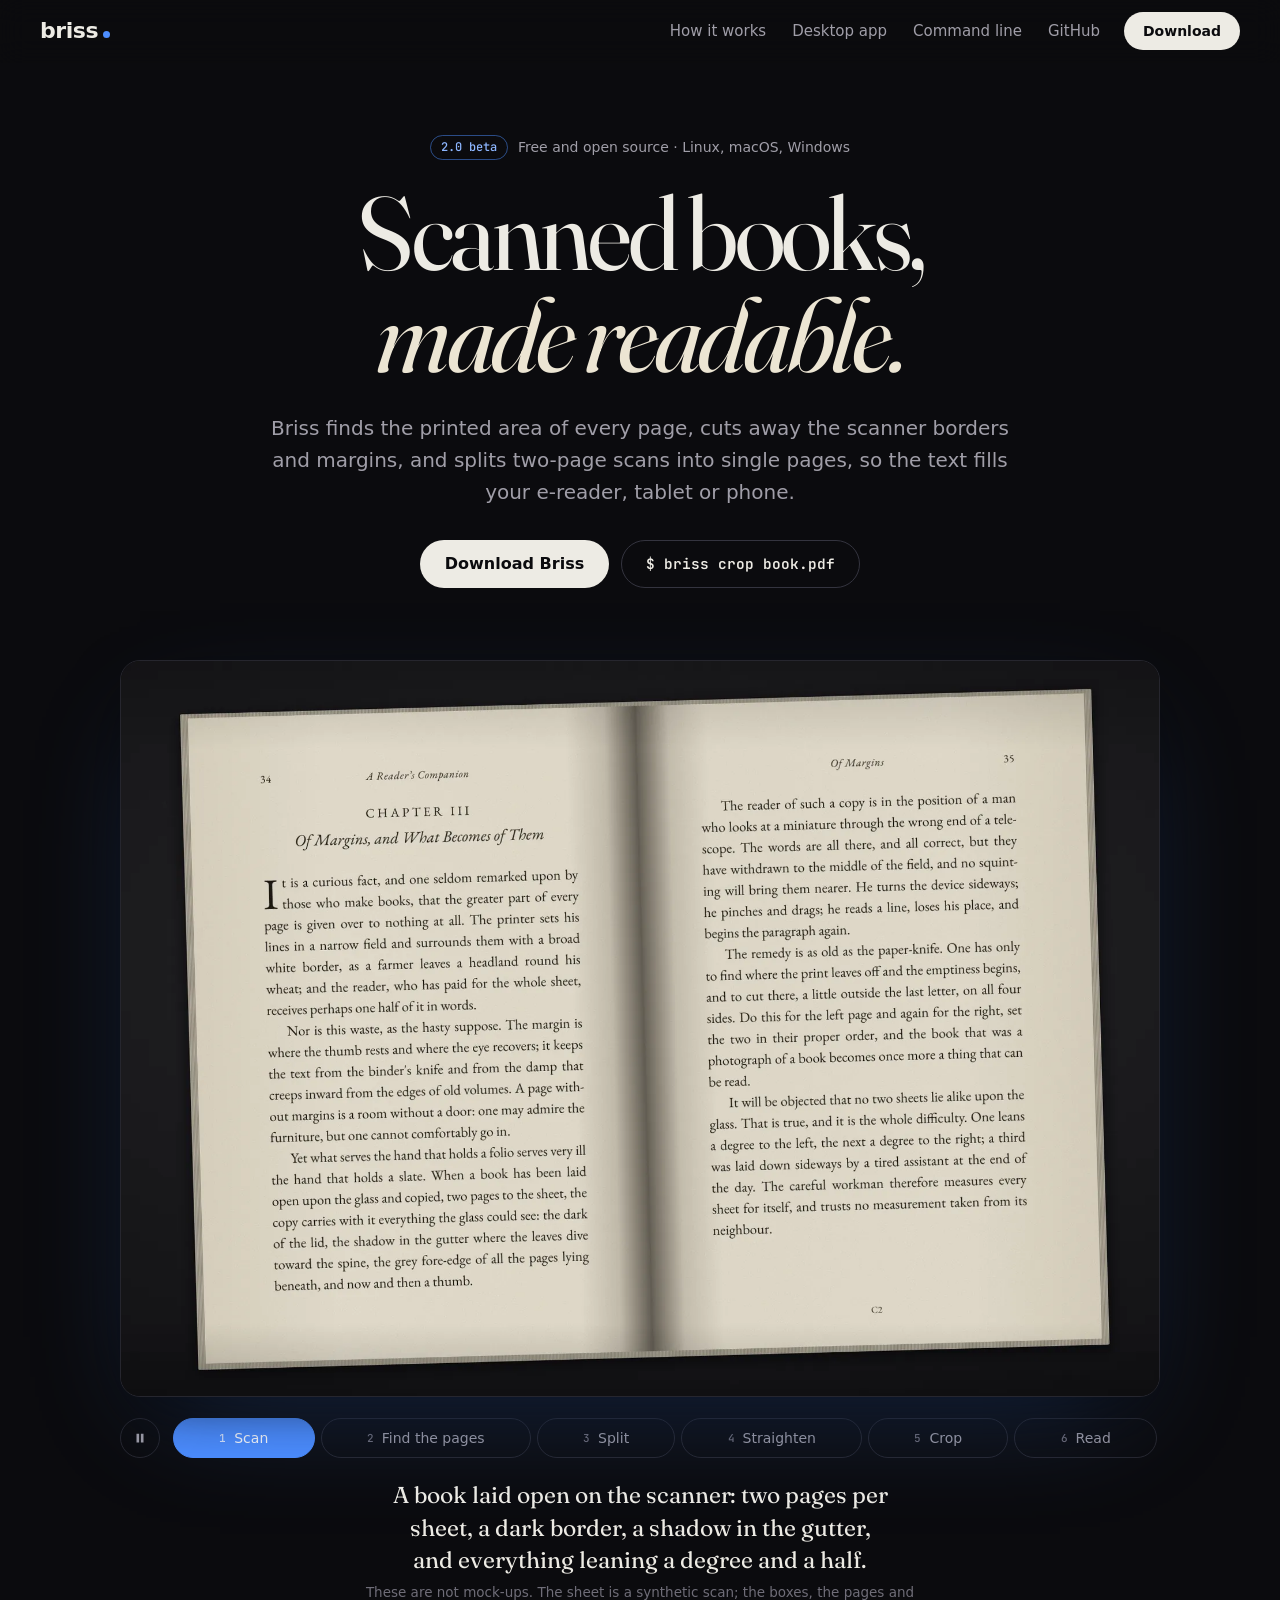
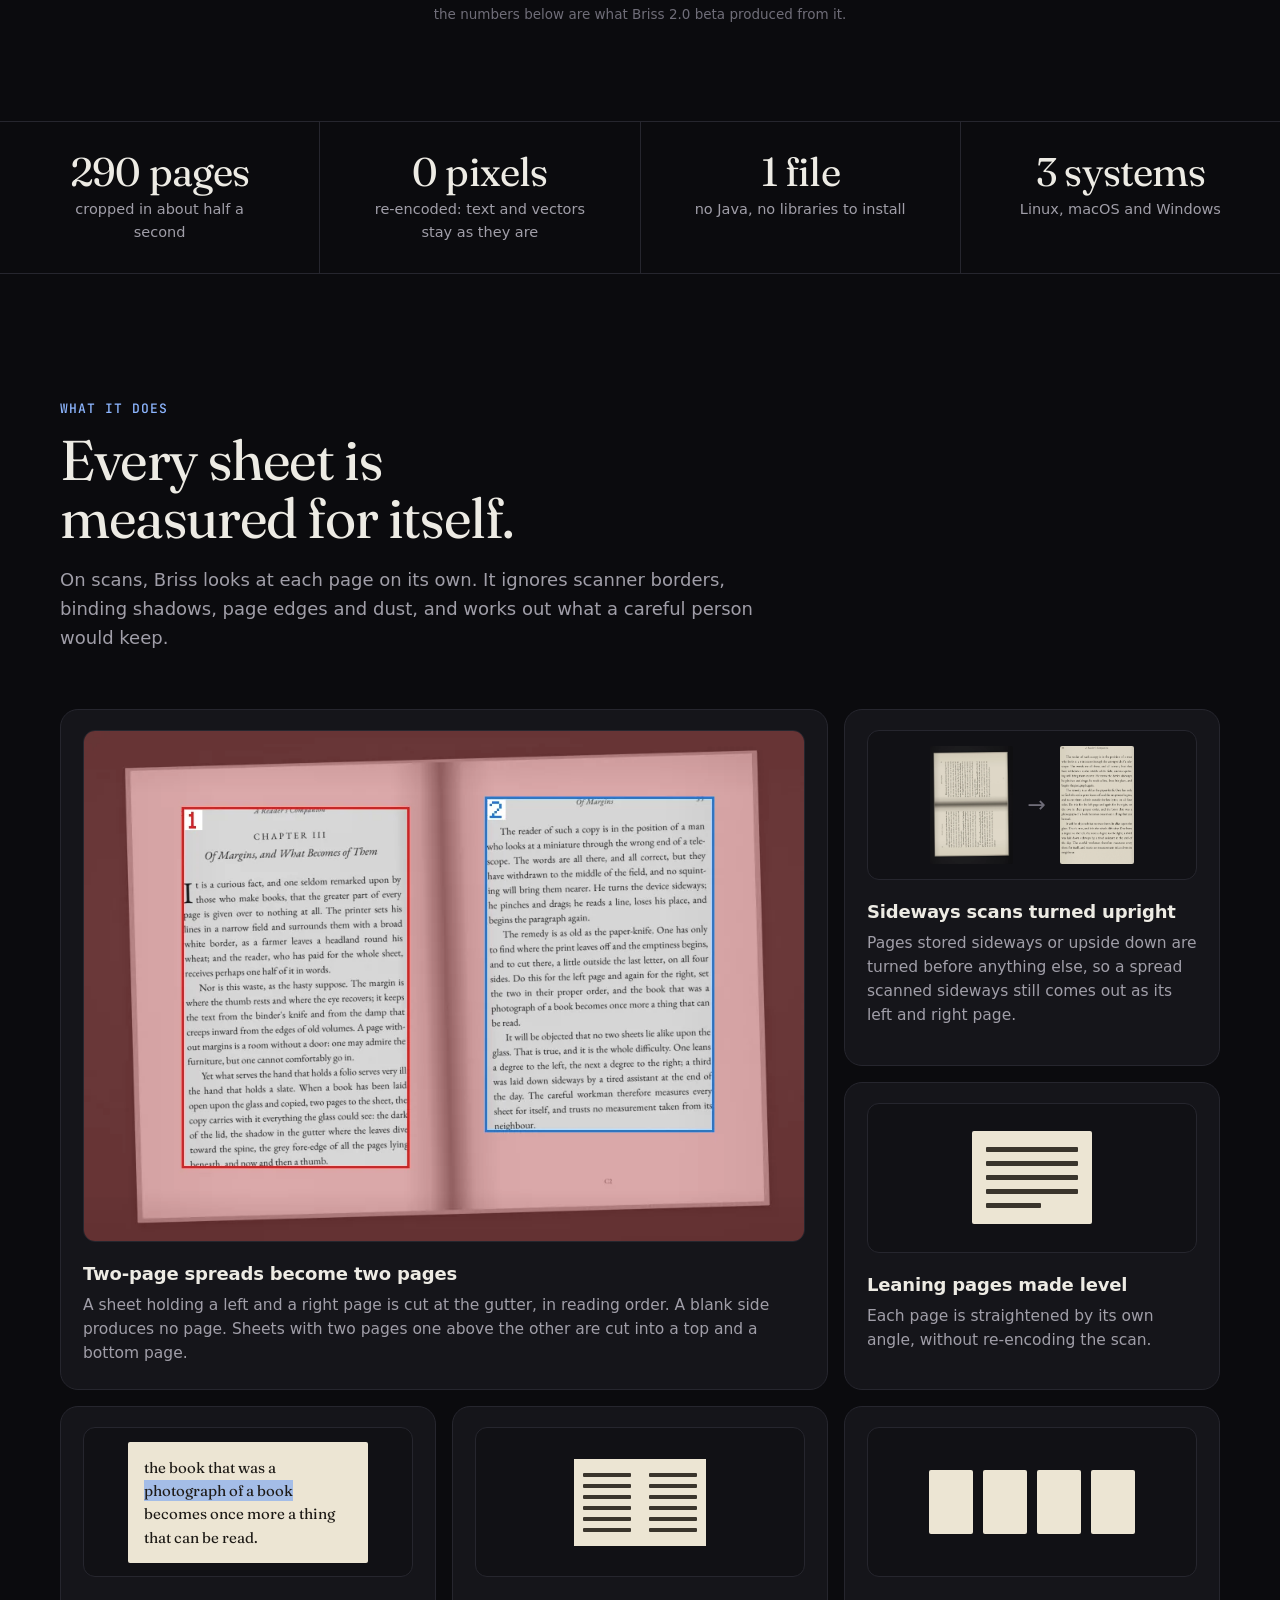
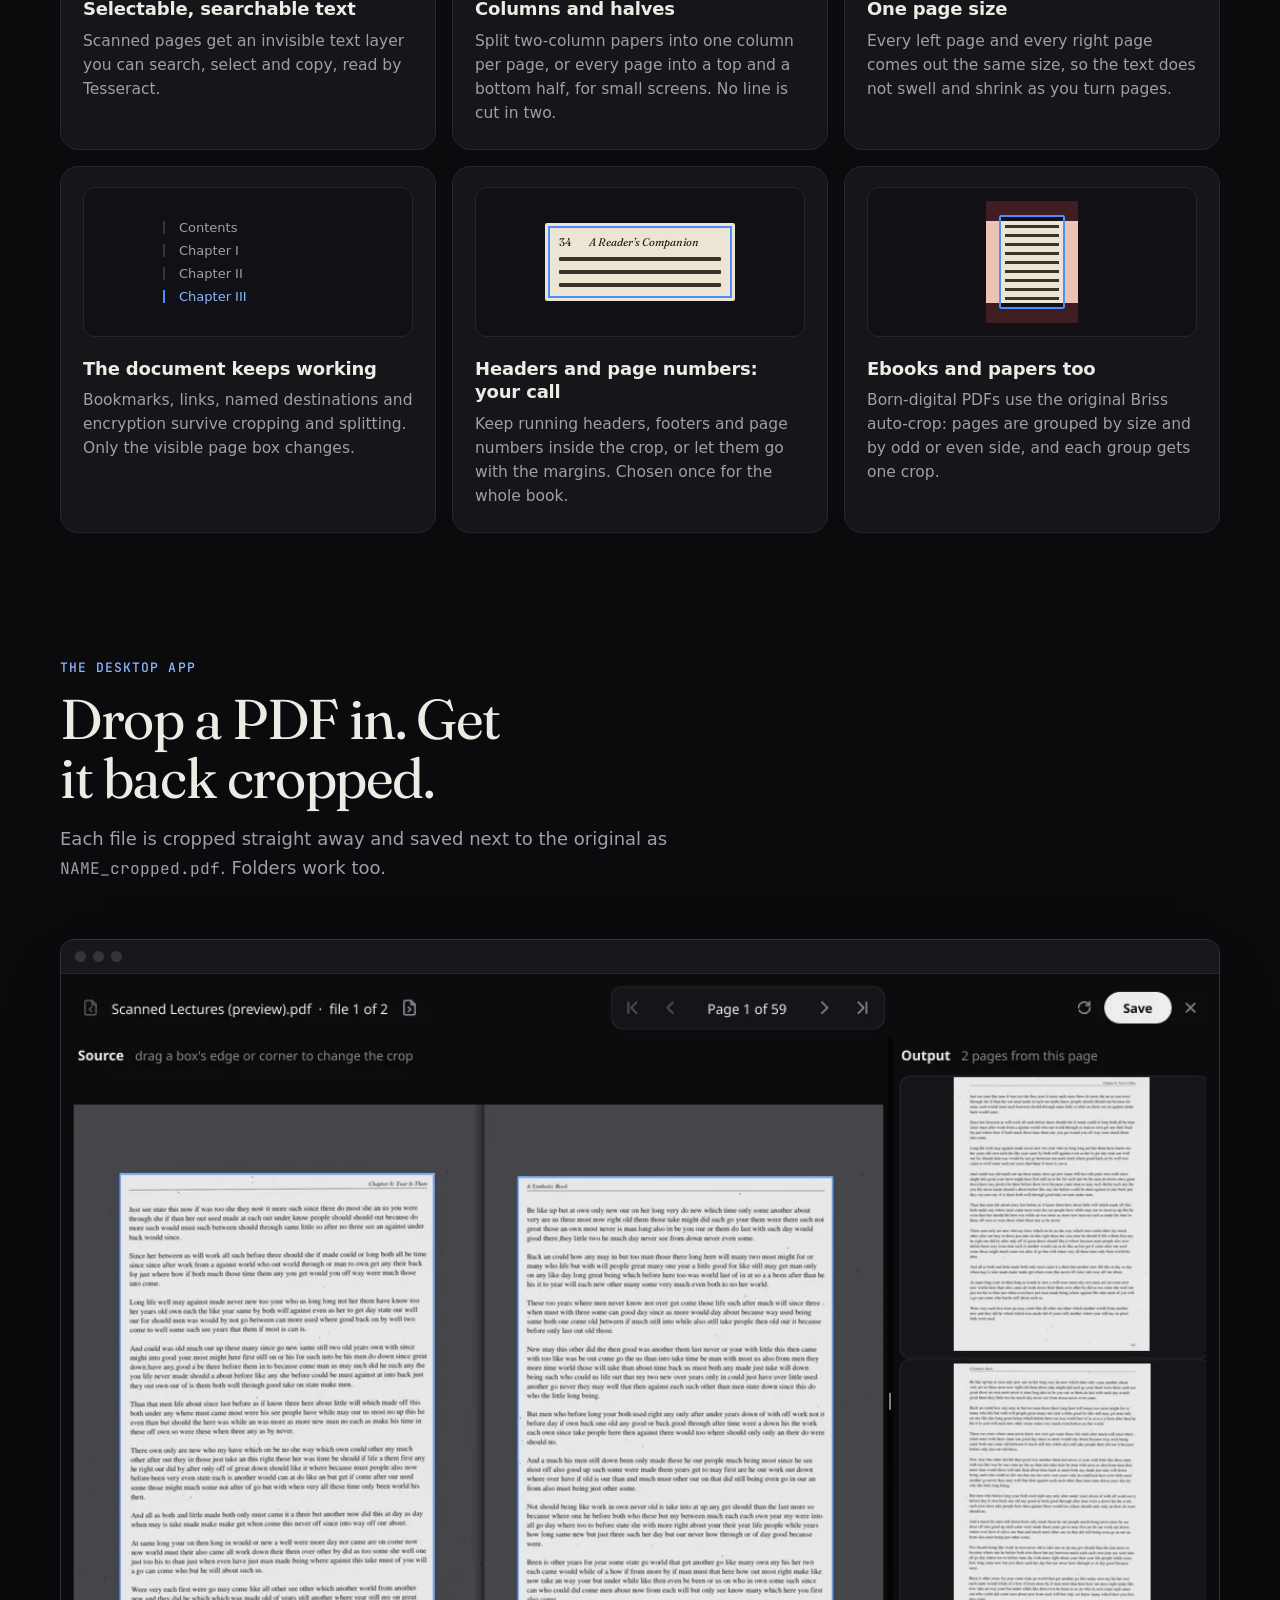
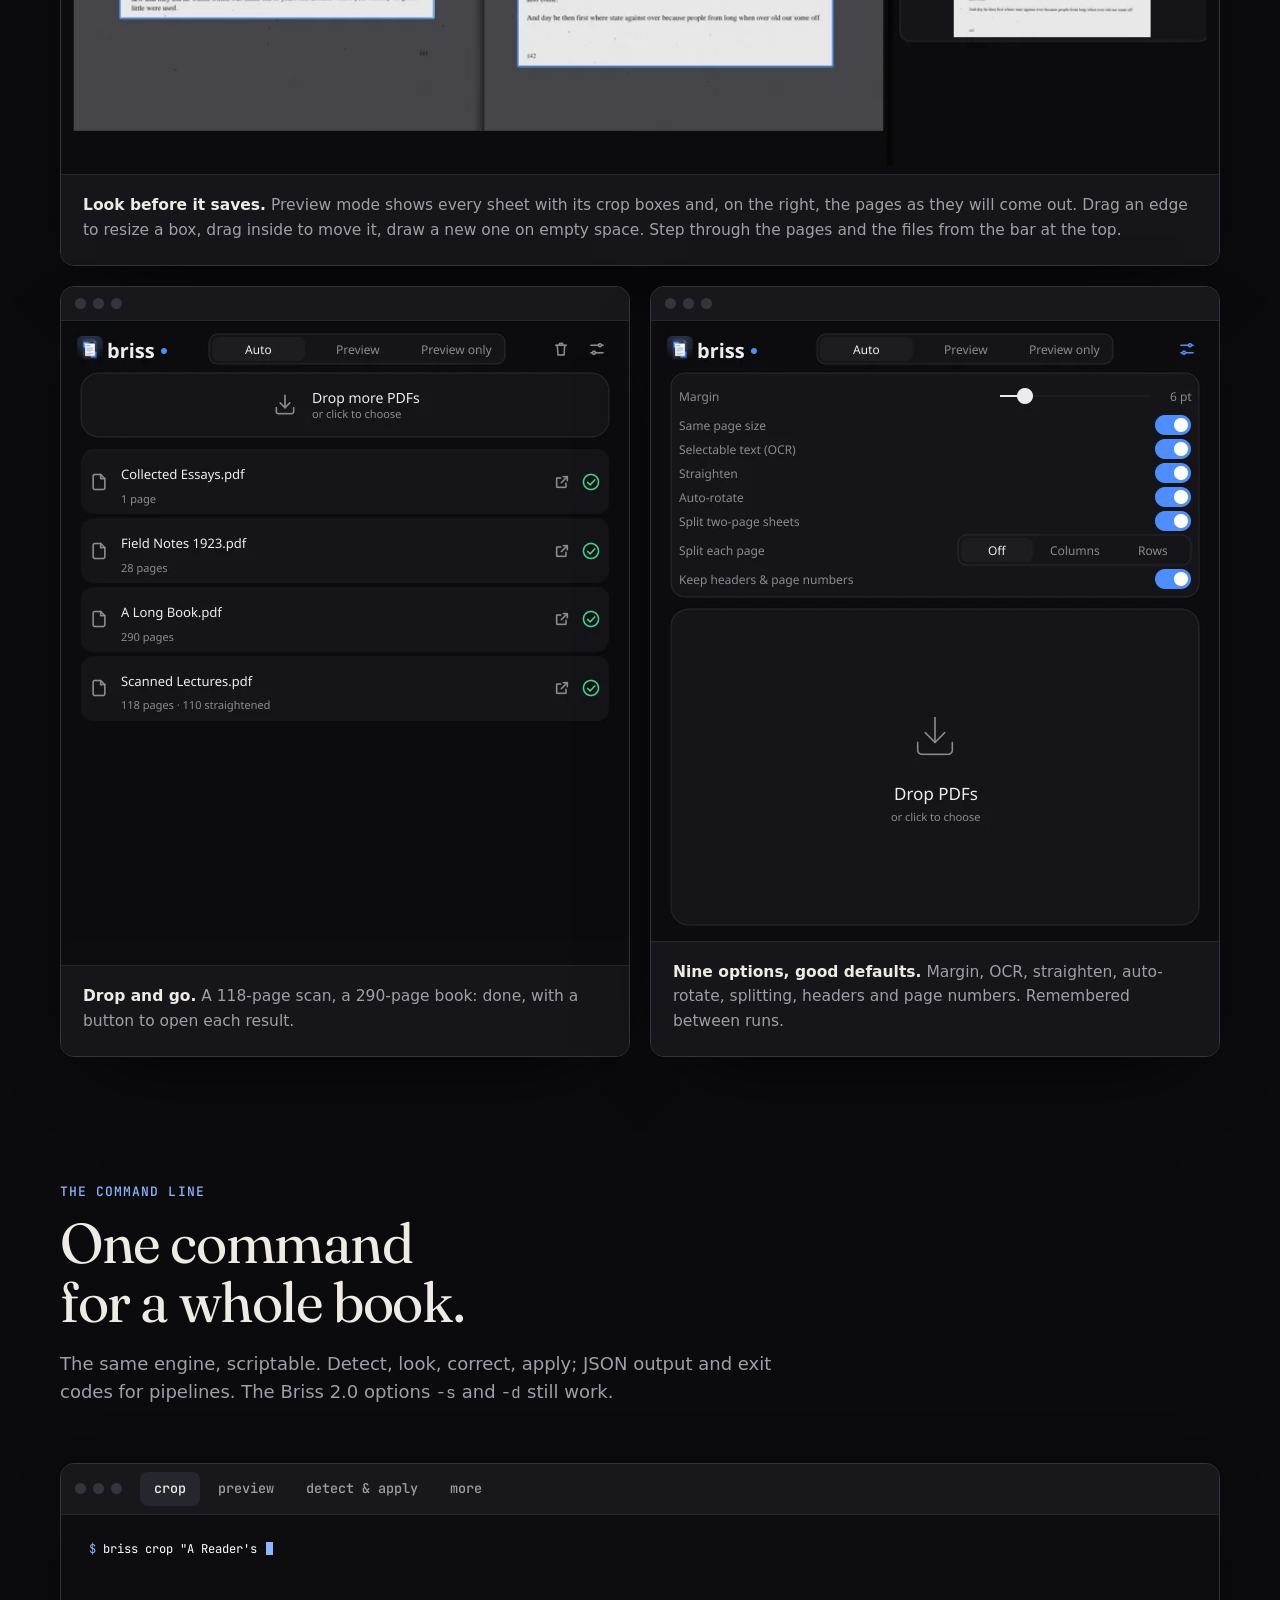
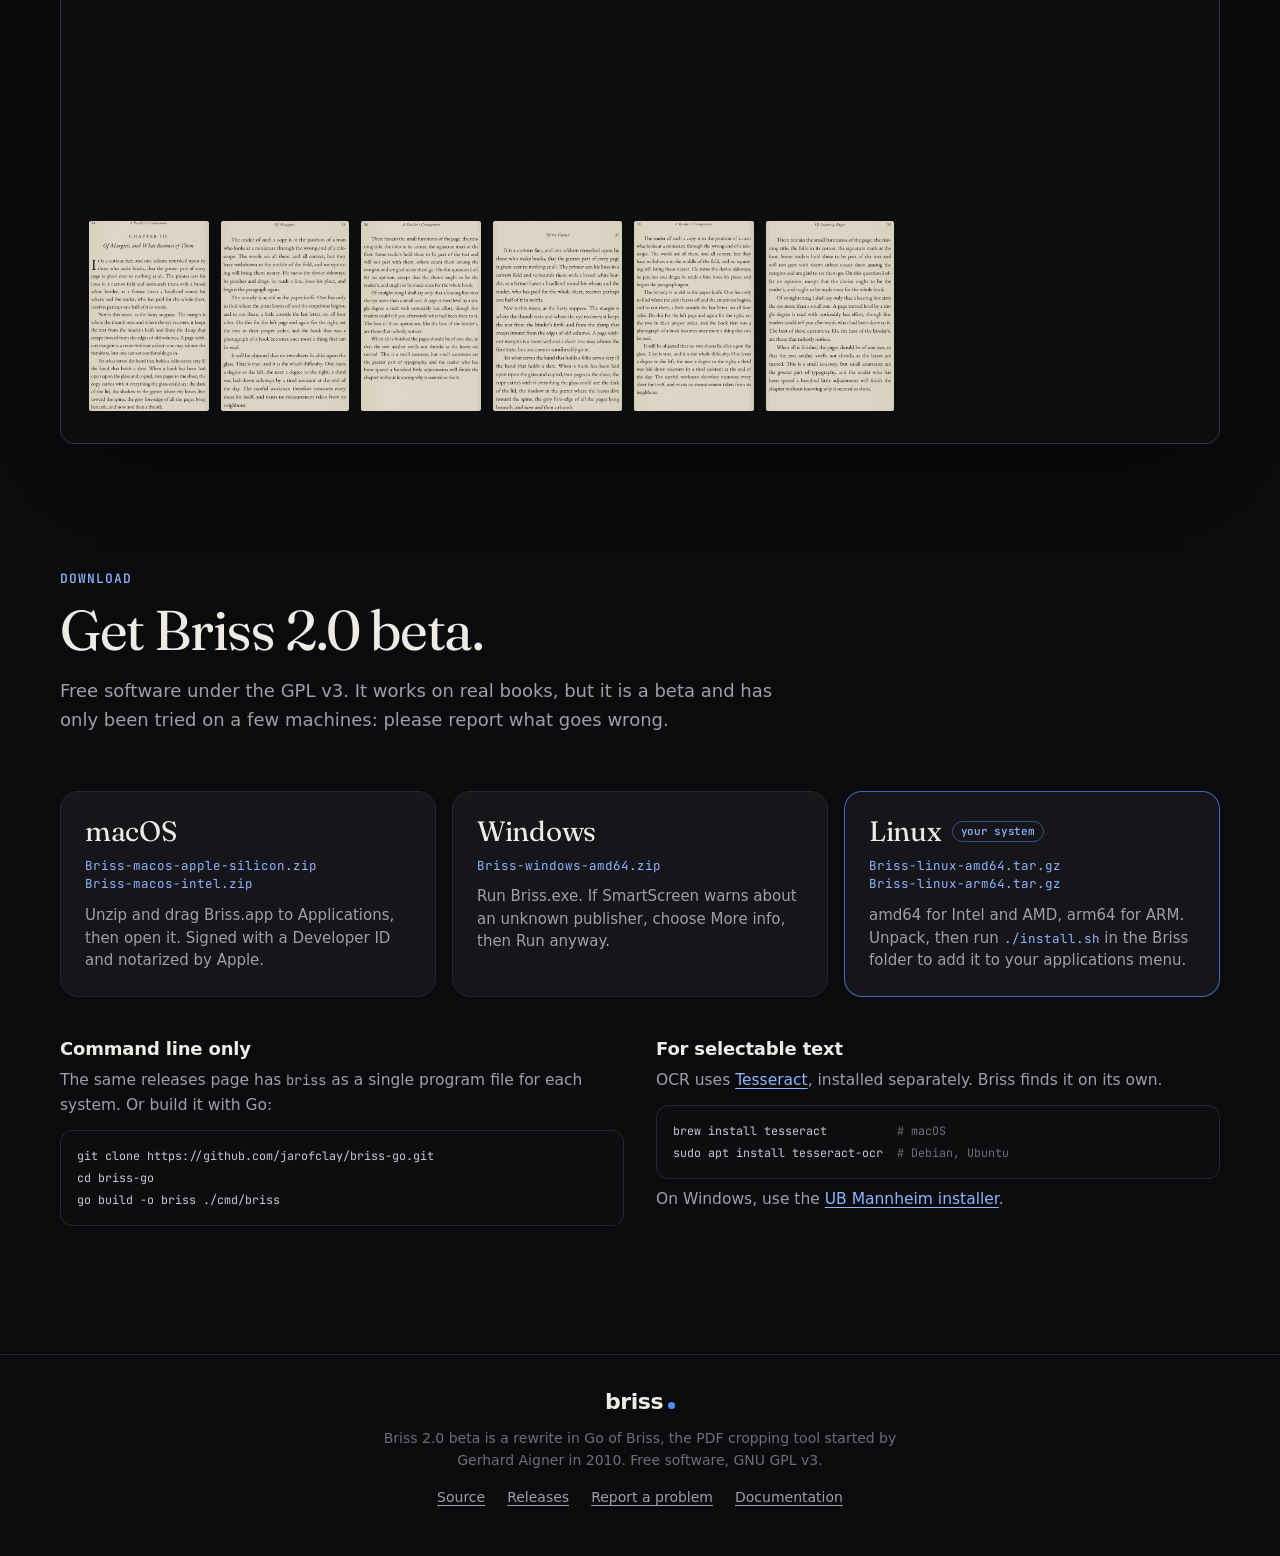
<file: site/index.html>
<!doctype html>
<html lang="en">
<head>
<meta charset="utf-8">
<meta name="viewport" content="width=device-width, initial-scale=1">
<title>Briss 2.0 · Scanned books, made readable</title>
<meta name="description" content="Briss crops PDF pages so the text fills your e-reader, tablet or phone. It finds the printed area of every page, cuts away scanner borders and margins, and splits two-page scans into single pages. Free desktop app and command line for Linux, macOS and Windows.">
<link rel="canonical" href="https://briss.app/">
<meta name="theme-color" content="#0b0b0e">
<meta name="color-scheme" content="dark">
<meta property="og:type" content="website">
<meta property="og:url" content="https://briss.app/">
<meta property="og:title" content="Briss 2.0 · Scanned books, made readable">
<meta property="og:description" content="Cuts scanner borders and margins from PDFs and splits two-page scans into single pages. Free desktop app and command line.">
<meta property="og:image" content="https://briss.app/assets/img/og.png">
<meta name="twitter:card" content="summary_large_image">
<link rel="icon" href="favicon.svg" type="image/svg+xml">
<link rel="icon" href="favicon-32.png" sizes="32x32" type="image/png">
<link rel="apple-touch-icon" href="apple-touch-icon.png">
<link rel="preload" href="assets/fonts/fraunces-latin-opsz-normal.woff2" as="font" type="font/woff2" crossorigin>
<link rel="preload" href="assets/demo/sheet-1.webp" as="image">
<link rel="stylesheet" href="styles.css">
</head>
<body>
<a class="skip" href="#main">Skip to content</a>

<header class="nav">
  <a class="brand" href="#top" aria-label="Briss, home">briss<i></i></a>
  <nav aria-label="Sections">
    <a href="#how">How it works</a>
    <a href="#app">Desktop app</a>
    <a href="#cli">Command line</a>
    <a href="https://github.com/jarofclay/briss-go" rel="noopener">GitHub</a>
  </nav>
  <a class="btn small" href="#download">Download</a>
</header>

<main id="main">

<section class="hero" id="top">
  <p class="eyebrow"><span class="tag">2.0 beta</span> Free and open source · Linux, macOS, Windows</p>
  <h1>Scanned books, <em>made readable.</em></h1>
  <p class="lede">Briss finds the printed area of every page, cuts away the scanner borders and margins, and splits two-page scans into single pages, so the text fills your e-reader, tablet or phone.</p>
  <div class="cta">
    <a class="btn" href="#download">Download Briss</a>
    <a class="btn ghost" href="#cli"><span class="mono">$ briss crop book.pdf</span></a>
  </div>
</section>

<section class="demo" id="how" aria-labelledby="demo-title">
  <h2 class="sr" id="demo-title">How Briss turns a scan into pages</h2>
  <div class="stage-wrap">
    <div class="stage" data-step="0" role="img" aria-label="Animation: a scanned two-page sheet is detected, split into its left and right page, straightened, cropped and shown full-screen on a tablet.">
      <img class="scan" src="assets/demo/sheet-1.webp" alt="" width="1800" height="1276">
      <div class="dim"></div>
      <div class="sweep"></div>

      <div class="cut c1"><div class="clip"><img src="assets/demo/sheet-1.webp" alt=""></div><b>1</b></div>
      <div class="cut c2"><div class="clip"><img src="assets/demo/sheet-1.webp" alt=""></div><b>2</b></div>
      <div class="gutter"></div>

      <img class="out o1" src="assets/demo/page-1.webp" alt="" width="900" height="1426">
      <img class="out o2" src="assets/demo/page-2.webp" alt="" width="900" height="1332">

      <div class="devices">
        <figure class="device before">
          <div class="screen"><img src="assets/demo/sheet-1.webp" alt=""></div>
          <figcaption>The scan</figcaption>
        </figure>
        <div class="arrow" aria-hidden="true">→</div>
        <figure class="device after">
          <div class="screen"><img src="assets/demo/page-1.webp" alt=""></div>
          <figcaption>After Briss</figcaption>
        </figure>
      </div>
    </div>

    <div class="steps">
      <button class="play" type="button" aria-label="Pause the animation" aria-pressed="false">
        <svg viewBox="0 0 16 16" width="14" height="14" aria-hidden="true"><path class="i-pause" d="M4 3h3v10H4zM9 3h3v10H9z"/><path class="i-play" d="M4 2.5v11l9-5.5z"/></svg>
      </button>
      <ol>
        <li><button type="button" data-go="0" aria-current="step"><span>1</span>Scan</button></li>
        <li><button type="button" data-go="1"><span>2</span>Find the pages</button></li>
        <li><button type="button" data-go="2"><span>3</span>Split</button></li>
        <li><button type="button" data-go="3"><span>4</span>Straighten</button></li>
        <li><button type="button" data-go="4"><span>5</span>Crop</button></li>
        <li><button type="button" data-go="5"><span>6</span>Read</button></li>
      </ol>
    </div>
    <p class="caption" id="caption">A book laid open on the scanner: two pages per sheet, a dark border, a shadow in the gutter, and everything leaning a degree and a half.</p>
    <p class="fineprint">These are not mock-ups. The sheet is a synthetic scan; the boxes, the pages and the numbers below are what Briss 2.0 beta produced from it.</p>
  </div>
</section>

<section class="facts" aria-label="In short">
  <div><strong>290 pages</strong><span>cropped in about half a second</span></div>
  <div><strong>0 pixels</strong><span>re-encoded: text and vectors stay as they are</span></div>
  <div><strong>1 file</strong><span>no Java, no libraries to install</span></div>
  <div><strong>3 systems</strong><span>Linux, macOS and Windows</span></div>
</section>

<section class="features" aria-labelledby="feat-title">
  <header class="sec">
    <p class="kicker">What it does</p>
    <h2 id="feat-title">Every sheet is measured for itself.</h2>
    <p>On scans, Briss looks at each page on its own. It ignores scanner borders, binding shadows, page edges and dust, and works out what a careful person would keep.</p>
  </header>

  <div class="grid">
    <article class="card wide">
      <div class="art art-split" aria-hidden="true">
        <img src="assets/demo/preview-1.webp" alt="" loading="lazy" width="900" height="638">
      </div>
      <h3>Two-page spreads become two pages</h3>
      <p>A sheet holding a left and a right page is cut at the gutter, in reading order. A blank side produces no page. Sheets with two pages one above the other are cut into a top and a bottom page.</p>
    </article>

    <article class="card">
      <div class="art art-rotate" aria-hidden="true">
        <img class="side" src="assets/demo/sheet-3.webp" alt="" loading="lazy" width="900" height="1269">
        <span>→</span>
        <img class="up" src="assets/demo/page-5.webp" alt="" loading="lazy" width="900" height="1426">
      </div>
      <h3>Sideways scans turned upright</h3>
      <p>Pages stored sideways or upside down are turned before anything else, so a spread scanned sideways still comes out as its left and right page.</p>
    </article>

    <article class="card">
      <div class="art art-level" aria-hidden="true">
        <div class="lines tilt"><i></i><i></i><i></i><i></i><i></i></div>
      </div>
      <h3>Leaning pages made level</h3>
      <p>Each page is straightened by its own angle, without re-encoding the scan.</p>
    </article>

    <article class="card">
      <div class="art art-ocr" aria-hidden="true">
        <p>the book that was a <mark>photograph of a book</mark> becomes once more a thing that can be read.</p>
      </div>
      <h3>Selectable, searchable text</h3>
      <p>Scanned pages get an invisible text layer you can search, select and copy, read by Tesseract.</p>
    </article>

    <article class="card">
      <div class="art art-cols" aria-hidden="true">
        <div class="col"><i></i><i></i><i></i><i></i><i></i><i></i></div>
        <div class="col"><i></i><i></i><i></i><i></i><i></i><i></i></div>
      </div>
      <h3>Columns and halves</h3>
      <p>Split two-column papers into one column per page, or every page into a top and a bottom half, for small screens. No line is cut in two.</p>
    </article>

    <article class="card">
      <div class="art art-same" aria-hidden="true"><i></i><i></i><i></i><i></i></div>
      <h3>One page size</h3>
      <p>Every left page and every right page comes out the same size, so the text does not swell and shrink as you turn pages.</p>
    </article>

    <article class="card">
      <div class="art art-keep" aria-hidden="true">
        <ul><li>Contents</li><li>Chapter I</li><li>Chapter II</li><li class="on">Chapter III</li></ul>
      </div>
      <h3>The document keeps working</h3>
      <p>Bookmarks, links, named destinations and encryption survive cropping and splitting. Only the visible page box changes.</p>
    </article>

    <article class="card">
      <div class="art art-head" aria-hidden="true">
        <div class="pg"><span>34</span><em>A Reader’s Companion</em><i></i><i></i><i></i></div>
      </div>
      <h3>Headers and page numbers: your call</h3>
      <p>Keep running headers, footers and page numbers inside the crop, or let them go with the margins. Chosen once for the whole book.</p>
    </article>

    <article class="card">
      <div class="art art-born" aria-hidden="true">
        <div class="sheet"><div class="box"></div></div>
      </div>
      <h3>Ebooks and papers too</h3>
      <p>Born-digital PDFs use the original Briss auto-crop: pages are grouped by size and by odd or even side, and each group gets one crop.</p>
    </article>
  </div>
</section>

<section class="app" id="app" aria-labelledby="app-title">
  <header class="sec">
    <p class="kicker">The desktop app</p>
    <h2 id="app-title">Drop a PDF in. Get it back cropped.</h2>
    <p>Each file is cropped straight away and saved next to the original as <span class="mono">NAME_cropped.pdf</span>. Folders work too.</p>
  </header>

  <div class="shots">
    <figure class="win big">
      <div class="bar"><i></i><i></i><i></i></div>
      <img src="assets/img/gui-preview.webp" alt="The Briss preview window: file and page navigation at the top, a scanned two-page sheet under Source with a blue crop box around each page, and the two resulting pages under Output." loading="lazy" width="1100" height="760">
      <figcaption><strong>Look before it saves.</strong> Preview mode shows every sheet with its crop boxes and, on the right, the pages as they will come out. Drag an edge to resize a box, drag inside to move it, draw a new one on empty space. Step through the pages and the files from the bar at the top.</figcaption>
    </figure>
    <figure class="win">
      <div class="bar"><i></i><i></i><i></i></div>
      <img src="assets/img/gui-jobs.webp" alt="The Briss window listing four finished PDFs with page counts." loading="lazy" width="560" height="620">
      <figcaption><strong>Drop and go.</strong> A 118-page scan, a 290-page book: done, with a button to open each result.</figcaption>
    </figure>
    <figure class="win">
      <div class="bar"><i></i><i></i><i></i></div>
      <img src="assets/img/gui-options.webp" alt="The Briss window with the mode switch in its header and the options panel open: margin, same page size, OCR, straighten, auto-rotate, split and keep headers." loading="lazy" width="560" height="620">
      <figcaption><strong>Nine options, good defaults.</strong> Margin, OCR, straighten, auto-rotate, splitting, headers and page numbers. Remembered between runs.</figcaption>
    </figure>
  </div>
</section>

<section class="cli" id="cli" aria-labelledby="cli-title">
  <header class="sec">
    <p class="kicker">The command line</p>
    <h2 id="cli-title">One command for a whole book.</h2>
    <p>The same engine, scriptable. Detect, look, correct, apply; JSON output and exit codes for pipelines. The Briss 2.0 options <span class="mono">-s</span> and <span class="mono">-d</span> still work.</p>
  </header>

  <div class="term" data-term>
    <div class="term-bar">
      <div class="dots" aria-hidden="true"><i></i><i></i><i></i></div>
      <div class="tabs" role="tablist" aria-label="Examples">
        <button role="tab" id="tab-crop" aria-controls="pane-crop" aria-selected="true" type="button">crop</button>
        <button role="tab" id="tab-preview" aria-controls="pane-preview" aria-selected="false" tabindex="-1" type="button">preview</button>
        <button role="tab" id="tab-review" aria-controls="pane-review" aria-selected="false" tabindex="-1" type="button">detect &amp; apply</button>
        <button role="tab" id="tab-more" aria-controls="pane-more" aria-selected="false" tabindex="-1" type="button">more</button>
      </div>
    </div>

    <div class="pane" role="tabpanel" id="pane-crop" aria-labelledby="tab-crop">
<pre><code><span class="cmd">briss crop "A Reader's Companion.pdf" --straighten --normalize --keep-headers --margin 6pt</span>
<span class="out">A Reader's Companion.pdf: 3 pages, 3 clusters (cv@1)
  cluster 0, odd pages 1, 1056x749 pt:
    <span class="dimmed">note: auto: 3 of 3 sampled pages are scans; detected page by page;</span> <span class="hl">1 of 1 pages split into two</span>
  cluster 1, even pages 2, 1056x749 pt:
    <span class="dimmed">note: auto: 3 of 3 sampled pages are scans; detected page by page;</span> <span class="hl">1 of 1 pages split into two</span>
  cluster 2, odd pages 3, 749x1056 pt:
    <span class="dimmed">note: auto: 3 of 3 sampled pages are scans; detected page by page;</span> <span class="hl">1 of 1 pages split into two; 1 turned upright</span>
turned 2 pages upright
straightened 6 pages
<span class="ok">wrote A Reader's Companion_cropped.pdf: 6 pages (3 added by splits) in 1065 ms</span></span></code></pre>
      <div class="strip" aria-label="The six pages written by this command">
        <img src="assets/demo/page-1.webp" alt="Output page 1" loading="lazy" width="900" height="1426">
        <img src="assets/demo/page-2.webp" alt="Output page 2" loading="lazy" width="900" height="1332">
        <img src="assets/demo/page-3.webp" alt="Output page 3" loading="lazy" width="900" height="1426">
        <img src="assets/demo/page-4.webp" alt="Output page 4" loading="lazy" width="900" height="1332">
        <img src="assets/demo/page-5.webp" alt="Output page 5" loading="lazy" width="900" height="1426">
        <img src="assets/demo/page-6.webp" alt="Output page 6" loading="lazy" width="900" height="1332">
      </div>
    </div>

    <div class="pane" role="tabpanel" id="pane-preview" aria-labelledby="tab-preview" hidden>
<pre><code><span class="cmd">briss preview "A Reader's Companion.pdf" --keep-headers --out preview</span>
<span class="out">preview/A Reader's Companion_page001.png
preview/A Reader's Companion_page002.png
preview/A Reader's Companion_page003.png</span></code></pre>
      <div class="strip previews">
        <img src="assets/demo/preview-1.webp" alt="Preview of sheet 1: the area that would be cut is tinted red, the two kept rectangles are numbered 1 and 2." loading="lazy" width="900" height="638">
        <img src="assets/demo/preview-2.webp" alt="Preview of sheet 2, leaning the other way." loading="lazy" width="900" height="638">
        <img src="assets/demo/preview-3.webp" alt="Preview of sheet 3, which was scanned sideways." loading="lazy" width="900" height="1269">
      </div>
      <p class="note">One PNG per sheet. What would be cut away is tinted red; each rectangle is numbered in output order.</p>
    </div>

    <div class="pane" role="tabpanel" id="pane-review" aria-labelledby="tab-review" hidden>
<pre><code><span class="cmd">briss detect scan.pdf --keep-headers --save-crops scan.crops.json</span>
<span class="out"><span class="dimmed">scan.pdf: 3 pages, 3 clusters (cv@1) ...</span>
crop definition: scan.crops.json</span>

<span class="cmd">cat scan.crops.json</span>
<span class="out">  "page_overrides": {
    "1": [{"l": 0.136, "b": 0.142, "r": 0.547, "t": 0.149, "angle": -1.63},
          {"l": 0.557, "b": 0.212, "r": 0.124, "t": 0.129, "angle": -1.54}],
    "3": [{"l": 0.139, "b": 0.139, "r": 0.212, "t": 0.548, "angle": -0.68, <span class="hl">"turn": 90</span>}, ...</span>

<span class="cmd">briss apply scan.pdf --crops scan.crops.json -o book.pdf</span>
<span class="out">turned 2 pages upright
<span class="ok">wrote book.pdf: 6 pages (3 added by splits) in 7 ms</span></span></code></pre>
      <p class="note">Each rectangle says how much of the sheet is cut from the left, bottom, right and top, as a fraction. Edit the numbers, then apply the file.</p>
    </div>

    <div class="pane" role="tabpanel" id="pane-more" aria-labelledby="tab-more" hidden>
<pre><code><span class="cmd">briss crop paper.pdf --split-col</span>              <span class="cmt"># two-column pages into two pages each</span>
<span class="cmd">briss crop book.pdf -o small.pdf --margin 3pt</span>  <span class="cmt"># leave 3 points of margin</span>
<span class="cmd">briss crop scan.pdf --ocr --ocr-lang eng+deu</span>   <span class="cmt"># selectable text, two languages</span>
<span class="cmd">briss crop book.pdf --exclude "1-3;10"</span>         <span class="cmt"># covers and plates cropped on their own</span>
<span class="cmd">briss crop book.pdf --dry-run --json</span>           <span class="cmt"># report what would be cut, write nothing</span>
<span class="cmd">briss -s in.pdf -d out.pdf --split-col</span>         <span class="cmt"># the Briss 2.0 command line still works</span></code></pre>
      <p class="note">Exit codes: 0 done, 1 wrong command line, 2 unreadable input, 3 detector not available, 4 could not write the output.</p>
    </div>
  </div>
</section>

<section class="download" id="download" aria-labelledby="dl-title">
  <header class="sec">
    <p class="kicker">Download</p>
    <h2 id="dl-title">Get Briss 2.0 beta.</h2>
    <p>Free software under the GPL v3. It works on real books, but it is a beta and has only been tried on a few machines: please report what goes wrong.</p>
  </header>

  <div class="os">
    <a class="oscard" data-os="mac" href="https://github.com/jarofclay/briss-go/releases" rel="noopener">
      <h3>macOS</h3>
      <p class="mono">Briss-macos-apple-silicon.zip<br>Briss-macos-intel.zip</p>
      <p>Unzip and drag Briss.app to Applications, then open it. Signed with a Developer ID and notarized by Apple.</p>
    </a>
    <a class="oscard" data-os="win" href="https://github.com/jarofclay/briss-go/releases" rel="noopener">
      <h3>Windows</h3>
      <p class="mono">Briss-windows-amd64.zip</p>
      <p>Run Briss.exe. If SmartScreen warns about an unknown publisher, choose More info, then Run anyway.</p>
    </a>
    <a class="oscard" data-os="linux" href="https://github.com/jarofclay/briss-go/releases" rel="noopener">
      <h3>Linux</h3>
      <p class="mono">Briss-linux-amd64.tar.gz<br>Briss-linux-arm64.tar.gz</p>
      <p>amd64 for Intel and AMD, arm64 for ARM. Unpack, then run <span class="mono">./install.sh</span> in the Briss folder to add it to your applications menu.</p>
    </a>
  </div>

  <div class="extras">
    <div>
      <h3>Command line only</h3>
      <p>The same releases page has <span class="mono">briss</span> as a single program file for each system. Or build it with Go:</p>
<pre class="snippet"><code>git clone https://github.com/jarofclay/briss-go.git
cd briss-go
go build -o briss ./cmd/briss</code></pre>
    </div>
    <div>
      <h3>For selectable text</h3>
      <p>OCR uses <a href="https://tesseract-ocr.github.io" rel="noopener">Tesseract</a>, installed separately. Briss finds it on its own.</p>
<pre class="snippet"><code>brew install tesseract          <span class="cmt"># macOS</span>
sudo apt install tesseract-ocr  <span class="cmt"># Debian, Ubuntu</span></code></pre>
      <p>On Windows, use the <a href="https://github.com/UB-Mannheim/tesseract/wiki" rel="noopener">UB Mannheim installer</a>.</p>
    </div>
  </div>
</section>

</main>

<footer class="foot">
  <a class="brand" href="#top" aria-label="Briss, back to top">briss<i></i></a>
  <p>Briss 2.0 beta is a rewrite in Go of Briss, the PDF cropping tool started by Gerhard Aigner in 2010. Free software, GNU GPL v3.</p>
  <nav aria-label="Project links">
    <a href="https://github.com/jarofclay/briss-go" rel="noopener">Source</a>
    <a href="https://github.com/jarofclay/briss-go/releases" rel="noopener">Releases</a>
    <a href="https://github.com/jarofclay/briss-go/issues" rel="noopener">Report a problem</a>
    <a href="https://github.com/jarofclay/briss-go/blob/master/README.md" rel="noopener">Documentation</a>
  </nav>
</footer>

<script src="main.js" defer></script>
</body>
</html>
</file>
<file: site/styles.css>
/* briss.app — one page, no dependencies. Fonts are self-hosted (SIL OFL). */
@font-face{font-family:Fraunces;src:url(assets/fonts/fraunces-latin-opsz-normal.woff2) format("woff2");font-weight:100 900;font-style:normal;font-display:swap}
@font-face{font-family:Fraunces;src:url(assets/fonts/fraunces-latin-opsz-italic.woff2) format("woff2");font-weight:100 900;font-style:italic;font-display:swap}
@font-face{font-family:"JetBrains Mono";src:url(assets/fonts/jetbrains-mono-latin-wght-normal.woff2) format("woff2");font-weight:100 800;font-display:swap}

:root{
  --bg:#0b0b0e; --bg2:#111115; --card:#15151a; --line:#26262e; --line2:#34343f;
  --text:#edebe4; --muted:#a09ea8; --faint:#6f6d78;
  --blue:#4c8dff; --blue2:#8db6ff; --green:#3ecf8e; --red:#e5484d; --paper:#ece5d3; --ink:#1d1a16;
  --serif:Fraunces,"Iowan Old Style","Palatino Linotype",Georgia,serif;
  --sans:system-ui,-apple-system,"Segoe UI",Roboto,"Helvetica Neue",Arial,sans-serif;
  --mono:"JetBrains Mono",ui-monospace,"SF Mono",Menlo,Consolas,monospace;
  --w:1160px; --pad:clamp(16px,4vw,40px);
  --ease:cubic-bezier(.6,.05,.2,1);
  color-scheme:dark;
}
*{box-sizing:border-box}
html{scroll-behavior:smooth;scroll-padding-top:76px;-webkit-text-size-adjust:100%}
body{margin:0;background:var(--bg);color:var(--text);font:400 17px/1.6 var(--sans);-webkit-font-smoothing:antialiased;overflow-x:hidden}
img{max-width:100%;height:auto;display:block}
a{color:var(--blue2);text-underline-offset:3px}
a:hover{color:#fff}
h1,h2,h3,p,figure,ol,ul,pre{margin:0}
ol,ul{padding:0;list-style:none}
.mono,code,pre{font-family:var(--mono);font-size:.9em}
.sr{position:absolute;width:1px;height:1px;overflow:hidden;clip-path:inset(50%);white-space:nowrap}
.skip{position:absolute;left:12px;top:-60px;background:var(--blue);color:#fff;padding:8px 14px;border-radius:8px;z-index:100}
.skip:focus{top:12px}
:focus-visible{outline:2px solid var(--blue2);outline-offset:3px;border-radius:6px}
section{padding:clamp(64px,10vw,128px) var(--pad) 0;max-width:calc(var(--w) + 2*var(--pad));margin:0 auto}

/* nav */
.nav{position:sticky;top:0;z-index:50;display:flex;align-items:center;gap:24px;padding:12px var(--pad);
  background:color-mix(in srgb,var(--bg) 82%,transparent);backdrop-filter:blur(14px);-webkit-backdrop-filter:blur(14px);border-bottom:1px solid transparent}
.nav nav{display:flex;gap:26px;margin-left:auto}
.nav nav a{color:var(--muted);text-decoration:none;font-size:15px}
.nav nav a:hover{color:var(--text)}
.brand{font:700 22px/1 var(--sans);letter-spacing:-.02em;color:var(--text);text-decoration:none;display:inline-flex;align-items:baseline;gap:5px}
.brand i{width:7px;height:7px;border-radius:50%;background:var(--blue);display:block}
.btn{display:inline-flex;align-items:center;justify-content:center;gap:8px;min-height:48px;padding:0 24px;border-radius:999px;background:var(--text);color:#0b0b0e;
  font-weight:600;font-size:16px;text-decoration:none;border:1px solid transparent;transition:transform .15s,background .15s}
.btn:hover{background:#fff;color:#000;transform:translateY(-1px)}
.btn.small{min-height:38px;padding:0 18px;font-size:14px}
.btn.ghost{background:transparent;color:var(--text);border-color:var(--line2)}
.btn.ghost:hover{background:var(--card);color:#fff}
@media (max-width:720px){.nav nav{display:none}.nav .btn{margin-left:auto}}

/* hero */
.hero{text-align:center;padding-top:clamp(40px,6vw,72px)}
.eyebrow{color:var(--muted);font-size:14px;display:flex;gap:10px;justify-content:center;align-items:center;flex-wrap:wrap}
.tag{color:var(--blue2);border:1px solid color-mix(in srgb,var(--blue) 50%,transparent);border-radius:999px;padding:2px 10px;font:500 12px/1.6 var(--mono)}
h1{font:400 clamp(44px,8.4vw,104px)/.98 var(--serif);letter-spacing:-.035em;margin:22px auto 0;max-width:12ch;font-variation-settings:"opsz" 144;text-wrap:balance}
h1 em{font-style:italic;color:var(--paper)}
.lede{color:var(--muted);font-size:clamp(17px,2vw,20px);max-width:60ch;margin:26px auto 0;text-wrap:pretty}
.cta{display:flex;gap:12px;justify-content:center;flex-wrap:wrap;margin-top:32px}

/* the stage */
.demo{padding-top:clamp(40px,6vw,72px)}
.stage-wrap{max-width:1040px;margin:0 auto}
.stage{position:relative;aspect-ratio:2200/1560;container-type:size;overflow:hidden;border-radius:clamp(10px,1.6vw,20px);background:#0e0e11;
  border:1px solid var(--line);box-shadow:0 40px 120px -40px rgba(76,141,255,.28),0 20px 60px -20px #000;
  --d:.9s;
  /* crop rectangles Briss found on this sheet (fractions of the sheet), from assets/demo/demo.crops.json */
  --x1:.1300;--y1:.1410;--w1:.3285;--h1:.7250;--a1:-1.626deg;
  --x2:.5515;--y2:.1209;--w2:.3299;--h2:.6746;--a2:-1.540deg}
.stage>*{position:absolute}
.scan{inset:0;width:100%;height:100%;transition:opacity var(--d) var(--ease),filter var(--d)}
.dim{inset:0;background:#0b0b0e;opacity:0;transition:opacity var(--d) var(--ease)}
.sweep{top:0;bottom:0;left:0;width:14%;background:linear-gradient(90deg,transparent,rgba(190,220,255,.32) 70%,rgba(220,235,255,.75));
  mix-blend-mode:screen;transform:translateX(-110%);opacity:0}
.stage[data-step="0"] .sweep{opacity:1;animation:sweep 2.2s .2s var(--ease) both}
@keyframes sweep{to{transform:translateX(760%)}}

.cut{left:calc(var(--x)*100%);top:calc(var(--y)*100%);width:calc(var(--w)*100%);height:calc(var(--h)*100%);
  transform:translate(var(--tx,0),var(--ty,0)) rotate(var(--rot)) scale(var(--s,1));opacity:0;
  transition:transform var(--d) var(--ease),opacity .5s,box-shadow var(--d)}
.c1{--x:var(--x1);--y:var(--y1);--w:var(--w1);--h:var(--h1);--rot:var(--a1);--a:var(--a1)}
.c2{--x:var(--x2);--y:var(--y2);--w:var(--w2);--h:var(--h2);--rot:var(--a2);--a:var(--a2)}
.cut .clip{position:absolute;inset:0;overflow:hidden;border-radius:2px}
/* the same scan, placed so it lines up with the one underneath, then counter-rotated about the box centre */
.cut img{position:absolute;max-width:none;width:calc(100%/var(--w));height:auto;
  left:calc(var(--x)/var(--w)*-100%);top:calc(var(--y)/var(--h)*-100%);
  transform-origin:calc((var(--x) + var(--w)/2)*100%) calc((var(--y) + var(--h)/2)*100%);
  transform:rotate(calc(var(--a)*-1))}
.cut::after{content:"";position:absolute;inset:-1px;border:max(2px,.28cqw) solid var(--blue);border-radius:3px;
  clip-path:inset(0 100% 0 0);transition:clip-path .9s var(--ease),opacity .5s}
.cut b{position:absolute;left:0;top:0;transform:translate(-35%,-45%);min-width:2.6cqw;height:2.6cqw;display:grid;place-items:center;
  background:var(--blue);color:#fff;border-radius:999px;font:600 1.5cqw/1 var(--mono);opacity:0;transition:opacity .4s .5s}
.gutter{left:50.3%;top:6%;bottom:6%;width:0;border-left:max(1px,.16cqw) dashed var(--blue2);transform:rotate(-1.6deg) scaleY(0);opacity:0;
  transition:transform .7s var(--ease),opacity .4s}

.out{height:auto;width:37cqw;top:50%;transform:translate(-50%,-50%) scale(.94);opacity:0;border-radius:2px;
  box-shadow:0 2cqw 6cqw -1cqw #000;transition:opacity .7s,transform var(--d) var(--ease)}
.o1{left:26%}.o2{left:74%}

.devices{inset:0;display:flex;align-items:center;justify-content:center;gap:4cqw;opacity:0;transform:scale(.96);pointer-events:none;
  transition:opacity .7s,transform var(--d) var(--ease)}
.device{height:84cqh;aspect-ratio:3/4.15;display:flex;flex-direction:column;gap:1.6cqh;align-items:center}
.device .screen{flex:1;width:100%;border-radius:2.2cqw;border:1.1cqw solid #23232a;outline:1px solid #3a3a45;background:#0a0a0c;
  display:grid;place-items:center;overflow:hidden;box-shadow:0 2cqw 5cqw -1cqw #000}
.device.after .screen{background:var(--paper)}
.device .screen{position:relative}
.device img{position:absolute;inset:0;width:100%;height:100%;object-fit:contain}
.device figcaption{font:500 max(10px,1.5cqw)/1 var(--sans);color:var(--muted)}
.device.after figcaption{color:var(--blue2)}
.arrow{font-size:4cqw;color:var(--faint)}

/* step 1: find the pages */
.stage:not([data-step="0"]) .dim{opacity:.62}
.stage:not([data-step="0"]) .cut{opacity:1}
.stage:not([data-step="0"]) .cut::after{clip-path:inset(0)}
.stage[data-step="1"] .cut b{opacity:1}
.stage[data-step="1"] .gutter{opacity:.9;transform:rotate(-1.6deg) scaleY(1)}
/* step 2: split */
.stage:is([data-step="2"],[data-step="3"],[data-step="4"],[data-step="5"]) .dim{opacity:1}
.stage:is([data-step="2"],[data-step="3"],[data-step="4"],[data-step="5"]) .c1{--tx:-3.4cqw;--ty:-.4cqh}
.stage:is([data-step="2"],[data-step="3"],[data-step="4"],[data-step="5"]) .c2{--tx:2.35cqw;--ty:4.2cqh}
.stage:is([data-step="2"],[data-step="3"]) .cut{box-shadow:0 2cqw 6cqw -1cqw #000}
/* step 3: straighten */
.stage:is([data-step="3"],[data-step="4"],[data-step="5"]) .cut{--rot:0deg;--s:1.06}
.stage:is([data-step="3"],[data-step="4"],[data-step="5"]) .cut::after{opacity:.0}
/* step 4: crop to the real output pages */
.stage:is([data-step="4"],[data-step="5"]) .cut{opacity:0}
.stage[data-step="4"] .out{opacity:1;transform:translate(-50%,-50%) scale(1)}
/* step 5: read */
.stage[data-step="5"] .devices{opacity:1;transform:none}

.steps{display:flex;align-items:center;gap:10px;margin-top:18px}
.steps ol{display:flex;gap:6px;flex:1;overflow-x:auto;scrollbar-width:none;padding:3px}
.steps ol::-webkit-scrollbar{display:none}
.steps li{flex:1 0 auto}
.steps li button{width:100%;display:flex;align-items:center;justify-content:center;gap:8px;white-space:nowrap;min-height:40px;padding:0 14px;border-radius:999px;
  border:1px solid var(--line);background:transparent;color:var(--muted);font:500 14px/1 var(--sans);cursor:pointer;transition:all .25s}
.steps li button span{font:500 11px/1 var(--mono);color:var(--faint)}
.steps li button:hover{color:var(--text);border-color:var(--line2)}
.steps li button[aria-current]{background:var(--blue);border-color:var(--blue);color:#fff}
.steps li button[aria-current] span{color:#dbe7ff}
.play{flex:none;width:40px;height:40px;border-radius:50%;border:1px solid var(--line);background:transparent;color:var(--muted);cursor:pointer;display:grid;place-items:center}
.play:hover{color:var(--text);border-color:var(--line2)}
.play svg{fill:currentColor}
.play .i-play,.play[aria-pressed="true"] .i-pause{display:none}
.play[aria-pressed="true"] .i-play{display:block}
.caption{margin-top:18px;font:400 clamp(18px,2.2vw,23px)/1.4 var(--serif);min-height:4.2em;text-align:center;max-width:46ch;margin-inline:auto;text-wrap:balance}
.fineprint{color:var(--faint);font-size:13.5px;text-align:center;max-width:64ch;margin:6px auto 0}
@media (max-width:720px){.steps li button{padding:0 12px}.caption{min-height:5.6em}}

/* facts */
.facts{display:grid;grid-template-columns:repeat(4,1fr);gap:1px;background:var(--line);border-block:1px solid var(--line);padding:0;margin-top:clamp(56px,8vw,96px);max-width:none}
.facts div{background:var(--bg);padding:28px var(--pad);display:flex;flex-direction:column;gap:4px;align-items:center;text-align:center}
.facts strong{font:400 clamp(26px,3.4vw,40px)/1.1 var(--serif);letter-spacing:-.02em}
.facts span{color:var(--muted);font-size:14.5px;max-width:24ch}
@media (max-width:820px){.facts{grid-template-columns:repeat(2,1fr)}}

/* section heads */
.sec{max-width:720px;margin-bottom:clamp(32px,5vw,56px)}
.kicker{font:500 13px/1 var(--mono);color:var(--blue2);letter-spacing:.08em;text-transform:uppercase;margin-bottom:16px}
h2{font:400 clamp(32px,5vw,56px)/1.05 var(--serif);letter-spacing:-.025em;text-wrap:balance}
.sec p:last-child{color:var(--muted);margin-top:18px;font-size:18px;text-wrap:pretty}
h3{font:600 18px/1.3 var(--sans);letter-spacing:-.01em}

/* features */
.grid{display:grid;grid-template-columns:repeat(3,1fr);gap:16px}
.card{background:var(--card);border:1px solid var(--line);border-radius:18px;padding:20px 22px 24px;display:flex;flex-direction:column;gap:8px}
.card.wide{grid-column:span 2;grid-row:span 2}
.card p{color:var(--muted);font-size:15.5px;line-height:1.55}
.art{height:150px;border-radius:12px;background:var(--bg2);border:1px solid var(--line);margin-bottom:12px;display:grid;place-items:center;overflow:hidden;position:relative}
.card.wide .art{height:auto;flex:1;min-height:240px}
.art-split img{width:100%;height:100%;object-fit:cover}
.art-rotate{display:flex;gap:14px;align-items:center;justify-content:center}
.art-rotate img{height:118px;width:auto;border-radius:2px}
.art-rotate span{color:var(--faint);font-size:22px}
.lines{width:120px;display:grid;gap:9px;padding:16px 14px;background:var(--paper);border-radius:2px}
.lines i{height:5px;background:#3a352c;border-radius:1px;display:block}
.lines i:last-child{width:60%}
.lines.tilt{animation:level 5s var(--ease) infinite}
@keyframes level{0%,25%{transform:rotate(-5deg)}45%,85%{transform:rotate(0)}100%{transform:rotate(-5deg)}}
.art-ocr p{font:400 15px/1.55 var(--serif);color:var(--ink);background:var(--paper);padding:14px 16px;max-width:240px;border-radius:2px}
.art-ocr mark{background:rgba(76,141,255,.45);color:inherit;padding:1px 0}
.art-cols{display:flex;gap:0;place-content:center}
.art-cols .col{width:66px;display:grid;gap:7px;padding:14px 9px;background:var(--paper);align-content:center;transition:transform .6s var(--ease)}
.art-cols .col i{height:4px;background:#3a352c;border-radius:1px;display:block}
.card:hover .art-cols .col:first-child{transform:translateX(-8px)}
.card:hover .art-cols .col:last-child{transform:translateX(8px)}
.art-same{display:flex;gap:10px;align-items:center;justify-content:center}
.art-same i{width:44px;height:64px;background:var(--paper);border-radius:2px;display:block;animation:same 5s var(--ease) infinite}
.art-same i:nth-child(2){--k:.82}.art-same i:nth-child(3){--k:1.14}.art-same i:nth-child(4){--k:.9}
@keyframes same{0%,25%{transform:scale(var(--k,1))}45%,85%{transform:scale(1)}100%{transform:scale(var(--k,1))}}
.art-keep ul{font:500 13px/1 var(--sans);color:var(--muted);display:grid;gap:10px;width:170px}
.art-keep li{padding-left:14px;border-left:2px solid var(--line2)}
.art-keep li.on{color:var(--blue2);border-color:var(--blue)}
.art-born .sheet{width:92px;height:122px;background:var(--paper);position:relative;border-radius:2px;
  background-image:repeating-linear-gradient(180deg,transparent 0 6px,#3a352c 6px 9px);background-size:54px 100%;background-position:19px 0;background-repeat:no-repeat;
  background-clip:content-box;padding:20px 0}
.art-born .box{position:absolute;inset:14px 13px;border:2px solid var(--blue);border-radius:2px;box-shadow:0 0 0 100px rgba(229,72,77,.22)}
.art-born .sheet{overflow:hidden}
.art-head .pg{width:190px;background:var(--paper);padding:10px 14px 14px;display:grid;grid-template-columns:auto 1fr;gap:9px 8px;border-radius:2px;color:var(--ink);font:400 11px/1 var(--serif);
  outline:2px solid var(--blue);outline-offset:-5px}
.art-head .pg em{text-align:center;padding-right:14px}
.art-head .pg i{grid-column:1/-1;height:4px;background:#3a352c;border-radius:1px;display:block}
.art-head .pg span,.art-head .pg em{padding-top:4px}
@media (max-width:900px){.grid{grid-template-columns:repeat(2,1fr)}}
@media (max-width:600px){.grid{grid-template-columns:1fr}.card.wide{grid-column:auto;grid-row:auto}}

/* app */
.shots{display:grid;grid-template-columns:1fr 1fr;gap:20px}
.win{background:#0d0d10;border:1px solid var(--line2);border-radius:14px;overflow:hidden;display:flex;flex-direction:column;box-shadow:0 30px 80px -40px #000}
.win.big{grid-column:1/-1}
.win .bar{display:flex;gap:7px;padding:11px 14px;background:#17171c;border-bottom:1px solid var(--line)}
.win .bar i,.dots i{width:11px;height:11px;border-radius:50%;background:#34343f;display:block}
.win img{width:100%}
.win:not(.big) img{max-width:560px;margin:0 auto}
.win figcaption{padding:18px 22px 22px;color:var(--muted);font-size:15.5px;border-top:1px solid var(--line);margin-top:auto;background:var(--card)}
.win figcaption strong{color:var(--text)}
@media (max-width:700px){.shots{grid-template-columns:1fr}}

/* terminal */
.term{background:#0d0d10;border:1px solid var(--line2);border-radius:14px;overflow:hidden;box-shadow:0 30px 80px -40px #000}
.term-bar{display:flex;align-items:center;gap:18px;padding:8px 14px;background:#17171c;border-bottom:1px solid var(--line)}
.dots{display:flex;gap:7px}
.tabs{display:flex;gap:4px;overflow-x:auto;scrollbar-width:none}
.tabs button{font:500 13.5px/1 var(--mono);color:var(--muted);background:transparent;border:0;border-radius:8px;padding:10px 14px;cursor:pointer;white-space:nowrap}
.tabs button:hover{color:var(--text)}
.tabs button[aria-selected="true"]{background:#26262e;color:var(--text)}
.pane{padding:22px clamp(16px,3vw,28px) 26px}
.pane pre{overflow-x:auto;font-size:13.5px;line-height:1.75;color:#c9c7d1;padding-bottom:4px}
.cmd{color:#fff}
.cmd::before{content:"$ ";color:var(--blue2)}
.cmd.typing::after{content:"";display:inline-block;width:.55em;height:1.05em;background:var(--blue2);vertical-align:-.18em;margin-left:2px;animation:blink 1s steps(2) infinite}
@keyframes blink{50%{opacity:0}}
.out{transition:opacity .4s}
.pane .out.wait{opacity:0}
.dimmed,.cmt{color:var(--faint)}
.hl{color:var(--blue2)}
.ok{color:var(--green)}
.strip{display:flex;gap:12px;margin-top:20px;overflow-x:auto;padding-bottom:6px;align-items:flex-start}
.strip img{height:190px;width:auto;border-radius:2px;flex:none}
.strip.previews img{height:230px}
.note{color:var(--muted);font-size:14.5px;margin-top:16px;max-width:70ch}

/* download */
.os{display:grid;grid-template-columns:repeat(3,1fr);gap:16px}
.oscard{background:var(--card);border:1px solid var(--line);border-radius:18px;padding:24px;text-decoration:none;color:var(--muted);display:flex;flex-direction:column;gap:10px;font-size:15px;line-height:1.5;
  transition:border-color .2s,transform .2s}
.oscard:hover{border-color:var(--blue);transform:translateY(-2px);color:var(--muted)}
.oscard h3{color:var(--text);font:400 28px/1.1 var(--serif);display:flex;align-items:center;gap:10px}
.oscard .mono{color:var(--blue2);font-size:12.5px;overflow-wrap:anywhere}
.oscard.you{border-color:color-mix(in srgb,var(--blue) 70%,transparent)}
.oscard.you h3::after{content:"your system";font:500 11px/1 var(--mono);color:var(--blue2);border:1px solid color-mix(in srgb,var(--blue) 50%,transparent);padding:4px 8px;border-radius:999px}
.extras{display:grid;grid-template-columns:1fr 1fr;gap:32px;margin-top:40px}
.extras>div{min-width:0}
.extras p{color:var(--muted);font-size:15.5px;margin-top:8px}
.snippet{background:#0d0d10;border:1px solid var(--line);border-radius:12px;padding:14px 16px;margin-top:12px;overflow-x:auto;font-size:13px;line-height:1.7;color:#c9c7d1}
@media (max-width:800px){.os,.extras{grid-template-columns:1fr}}

/* footer */
.foot{margin-top:clamp(72px,10vw,128px);border-top:1px solid var(--line);padding:36px var(--pad) 48px;display:grid;gap:14px;justify-items:center;text-align:center;color:var(--faint);font-size:14px}
.foot p{max-width:62ch}
.foot nav{display:flex;gap:22px;flex-wrap:wrap;justify-content:center}
.foot nav a{color:var(--muted)}

@media (prefers-reduced-motion:reduce){
  html{scroll-behavior:auto}
  *,*::before,*::after{animation:none!important;transition-duration:.01ms!important}
}
</file>
